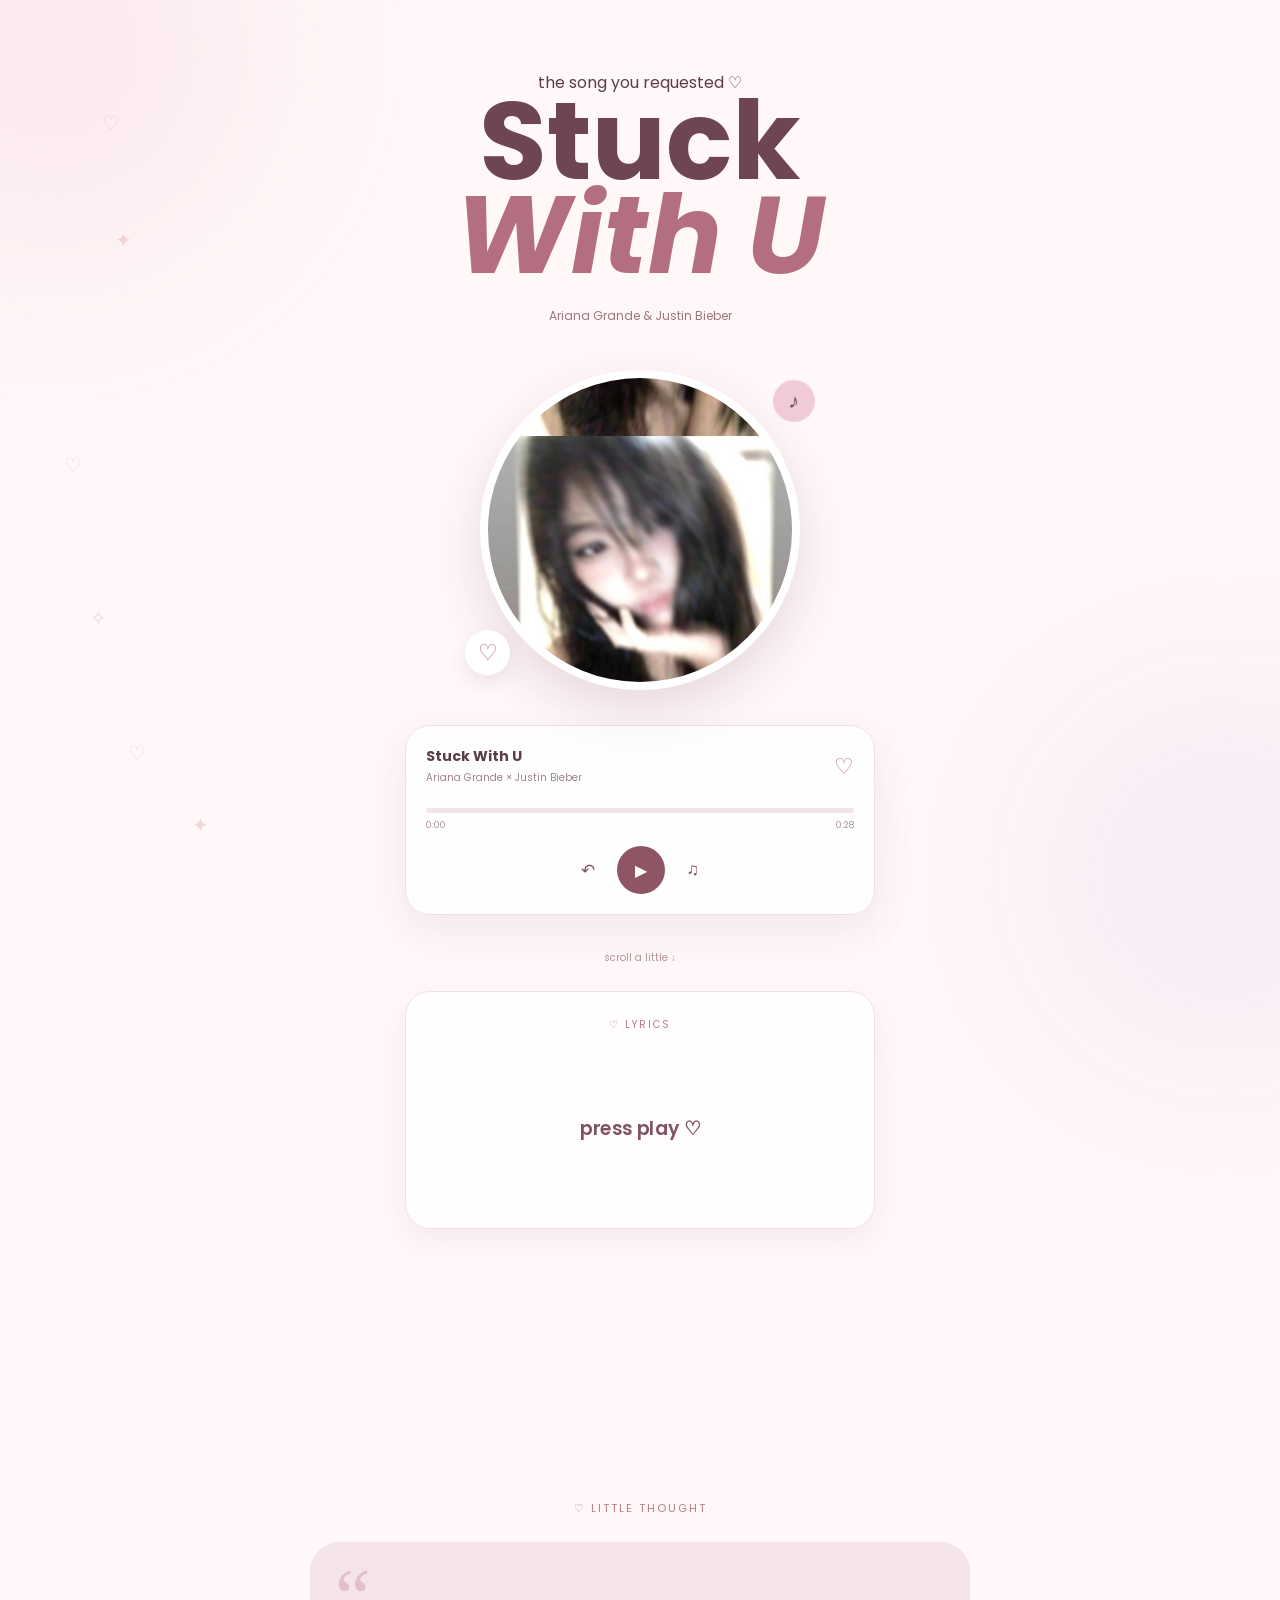
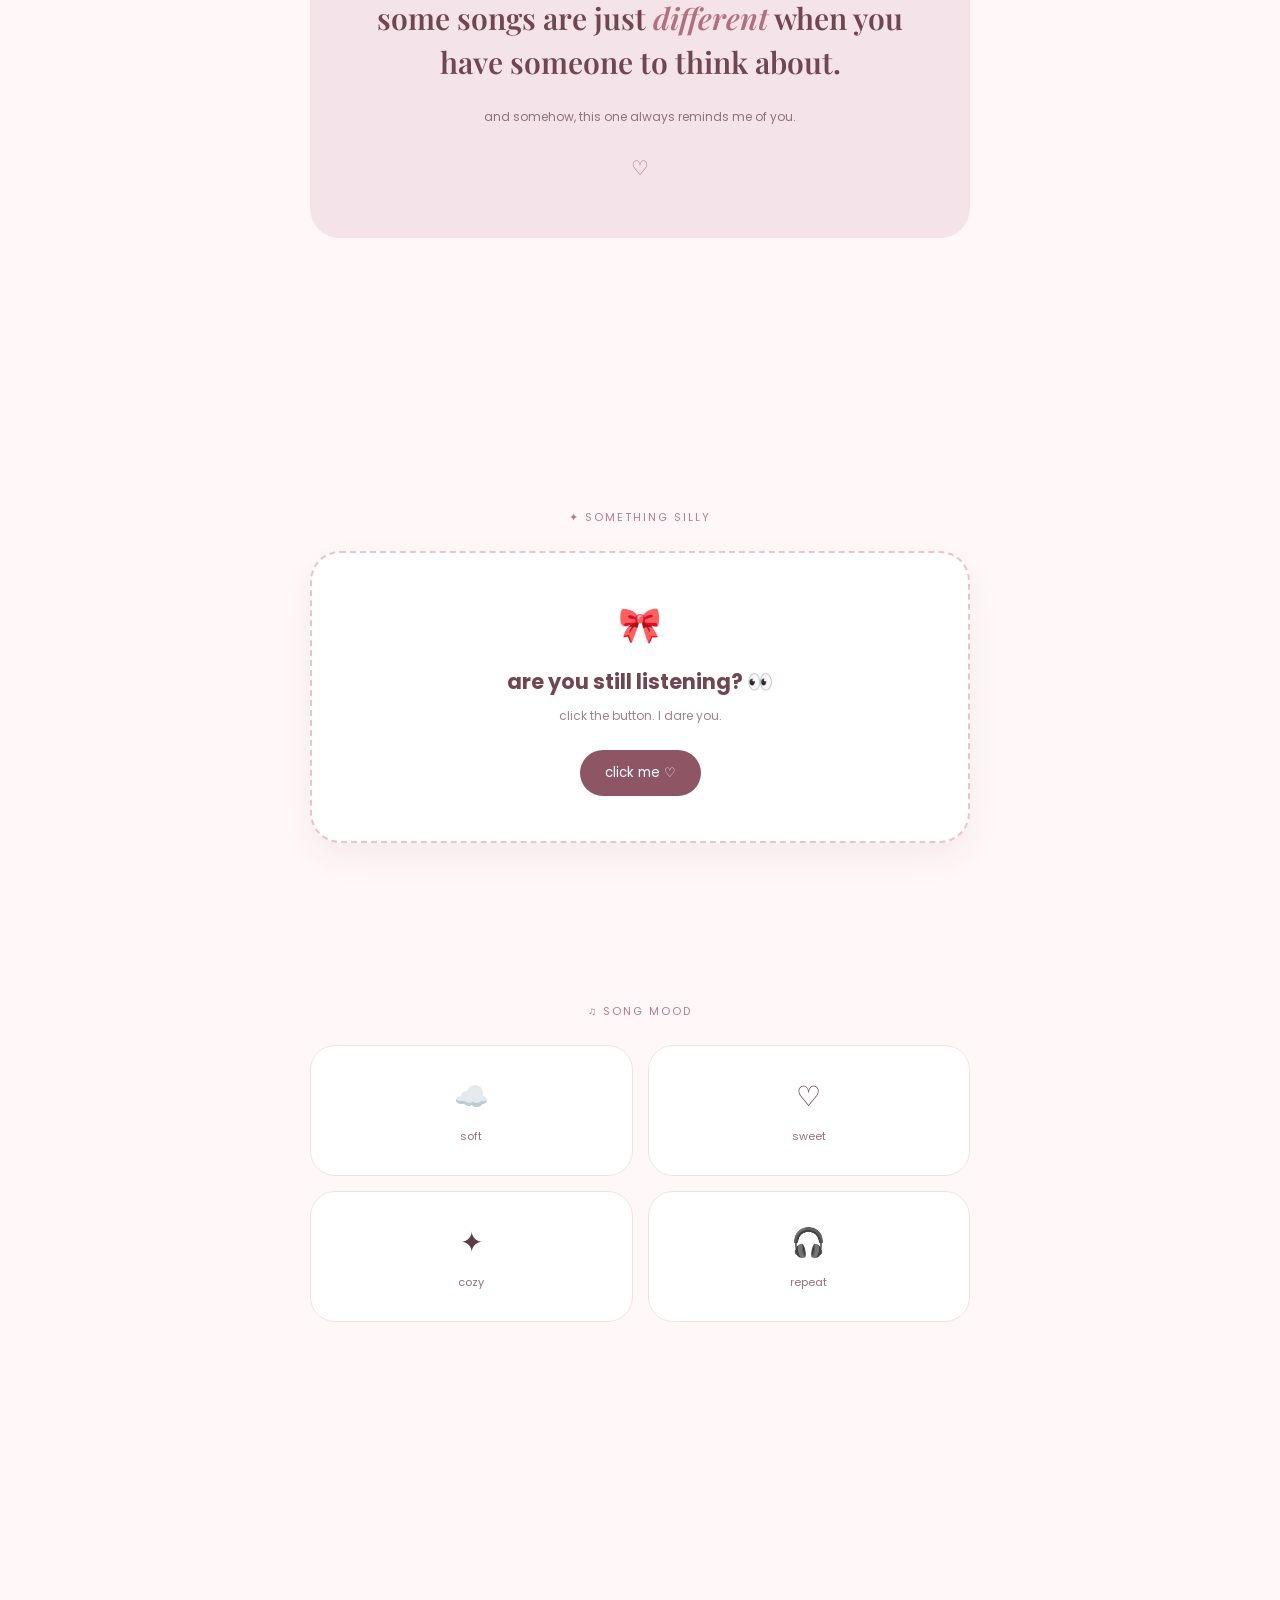
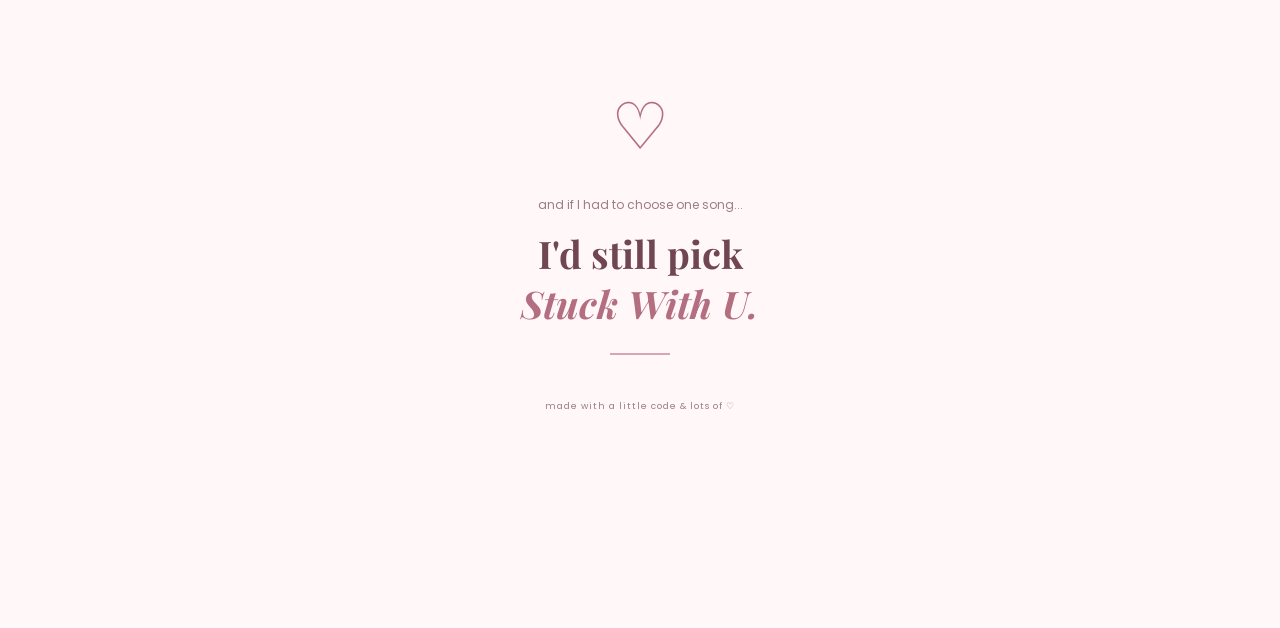
<file: index.html>
<!DOCTYPE html>
<html lang="en">
<head>
    <meta charset="UTF-8">
    <meta name="viewport" content="width=device-width, initial-scale=1.0">

    <title>Stuck With U ♡</title>

    <link rel="stylesheet" href="swy1.css">

    <link rel="preconnect" href="https://fonts.googleapis.com">
    <link rel="preconnect" href="https://fonts.gstatic.com" crossorigin>
    <link href="https://fonts.googleapis.com/css2?family=Poppins:wght@400;500;600;700&family=Playfair+Display:wght@600;700&display=swap" rel="stylesheet">
</head>

<body>
    <div class="decorations">
        <span>♡</span>
        <span>✦</span>
        <span>♡</span>
        <span>✧</span>
        <span>♡</span>
        <span>✦</span>
    </div>


    <main>
        <section class="hero">

            <p class="tiny-title">the song you requested ♡</p>

            <h1>
                Stuck<br>
                <span>With U</span>
            </h1>

            <p class="artist">
                Ariana Grande & Justin Bieber
            </p>

            <div class="album-wrapper">

                <div class="album">
                    <img src="249.jpeg" alt="Stuck With U">
                </div>

                <div class="music-note">♪</div>
                <div class="mini-heart">♡</div>

            </div>

            <div class="player">

                <div class="song-info">
                    <div>
                        <h3>Stuck With U</h3>
                        <p>Ariana Grande × Justin Bieber</p>
                    </div>

                    <span>♡</span>
                </div>

                <div class="progress-area">
                    <div class="progress" id="progress"></div>
                </div>

                <div class="time">
                    <span id="currentTime">0:00</span>
                    <span id="duration">0:28</span>
                </div>

                <div class="controls">

                    <button id="restartBtn">↶</button>

                    <button class="play" id="playBtn">
                        ▶
                    </button>

                    <button id="muteBtn">
                        ♫
                    </button>

                </div>

                <audio id="music" src="stuck with u.mp3"></audio>

            </div>

            <p class="scroll-text">
                scroll a little ↓
            </p>

            <div class="lyrics-box">
                <p class="lyrics-label">♡ lyrics</p>
                
            <div class="lyrics-window" id="lyricsWindow">
                
                <p class="lyric previous" id="lyricPrevious"></p>
                
                <p class="lyric active" id="lyricCurrent">press play ♡</p>
                
                <p class="lyric next" id="lyricNext"></p>
            </div>
        </div>
        
        </section>



        <section class="message-section">

            <div class="section-label">
                ♡ little thought
            </div>

            <div class="message-box">

                <span class="quote">“</span>

                <h2>
                    some songs are just
                    <span>different</span>
                    when you have someone
                    to think about.
                </h2>

                <p>
                    and somehow, this one always
                    reminds me of you.
                </p>

                <span class="small-heart">♡</span>

            </div>

        </section>



        <section class="interactive">

            <div class="section-label">
                ✦ something silly
            </div>

            <div class="question-card">

                <div class="sticker">🎀</div>

                <h2>
                    are you still listening? 👀
                </h2>

                <p id="funnyText">
                    click the button. I dare you.
                </p>

                <button id="clickBtn">
                    click me ♡
                </button>

            </div>

        </section>


        <section class="vibe">

            <div class="section-label">
                ♫ song mood
            </div>

            <div class="vibe-cards">

                <div class="vibe-card">
                    <span>☁️</span>
                    <p>soft</p>
                </div>

                <div class="vibe-card">
                    <span>♡</span>
                    <p>sweet</p>
                </div>

                <div class="vibe-card">
                    <span>✦</span>
                    <p>cozy</p>
                </div>

                <div class="vibe-card">
                    <span>🎧</span>
                    <p>repeat</p>
                </div>

            </div>

        </section>


        <section class="ending">

            <div class="floating-heart">♡</div>

            <p>and if I had to choose one song...</p>

            <h2>
                I'd still pick<br>
                <span>Stuck With U.</span>
            </h2>

            <div class="end-line"></div>

            <p class="made">
                made with a little code & lots of ♡
            </p>

        </section>

    </main>


    <script src="swy2.js"></script>

</body>
</html>
</file>
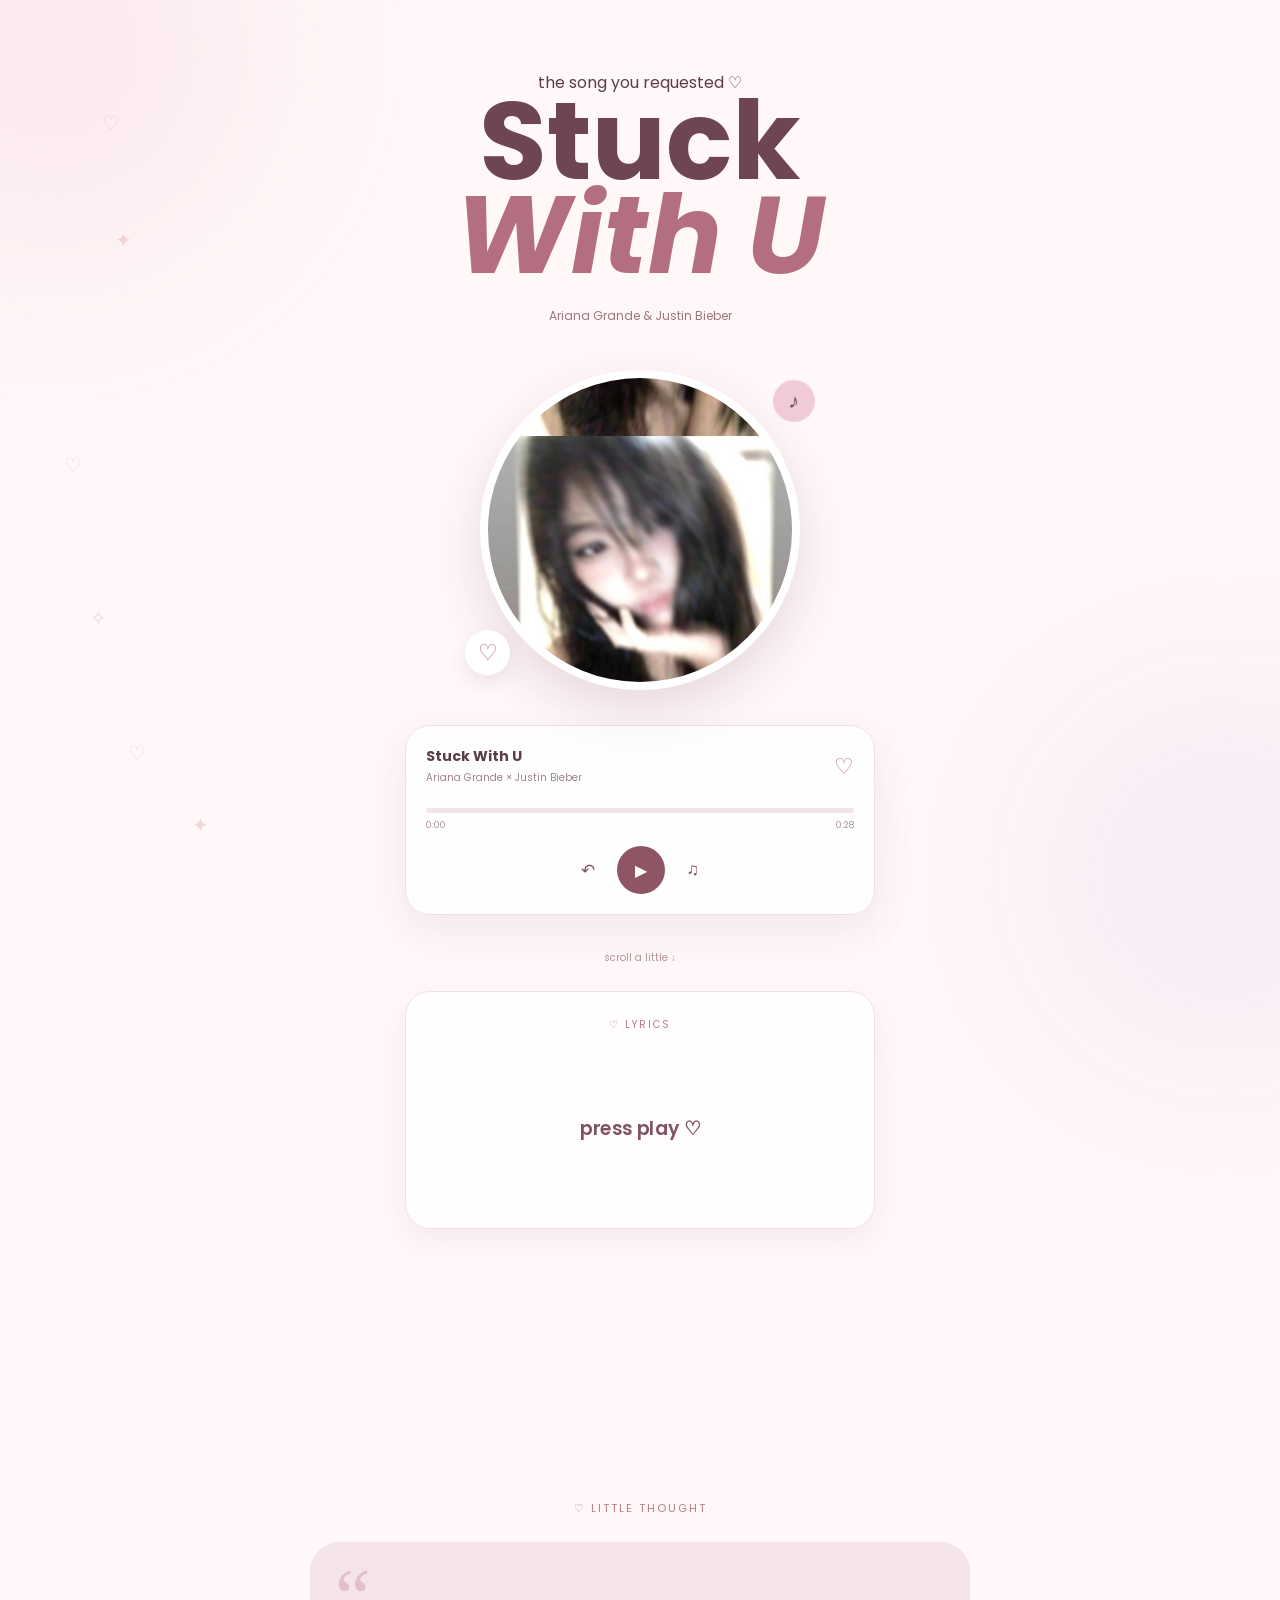
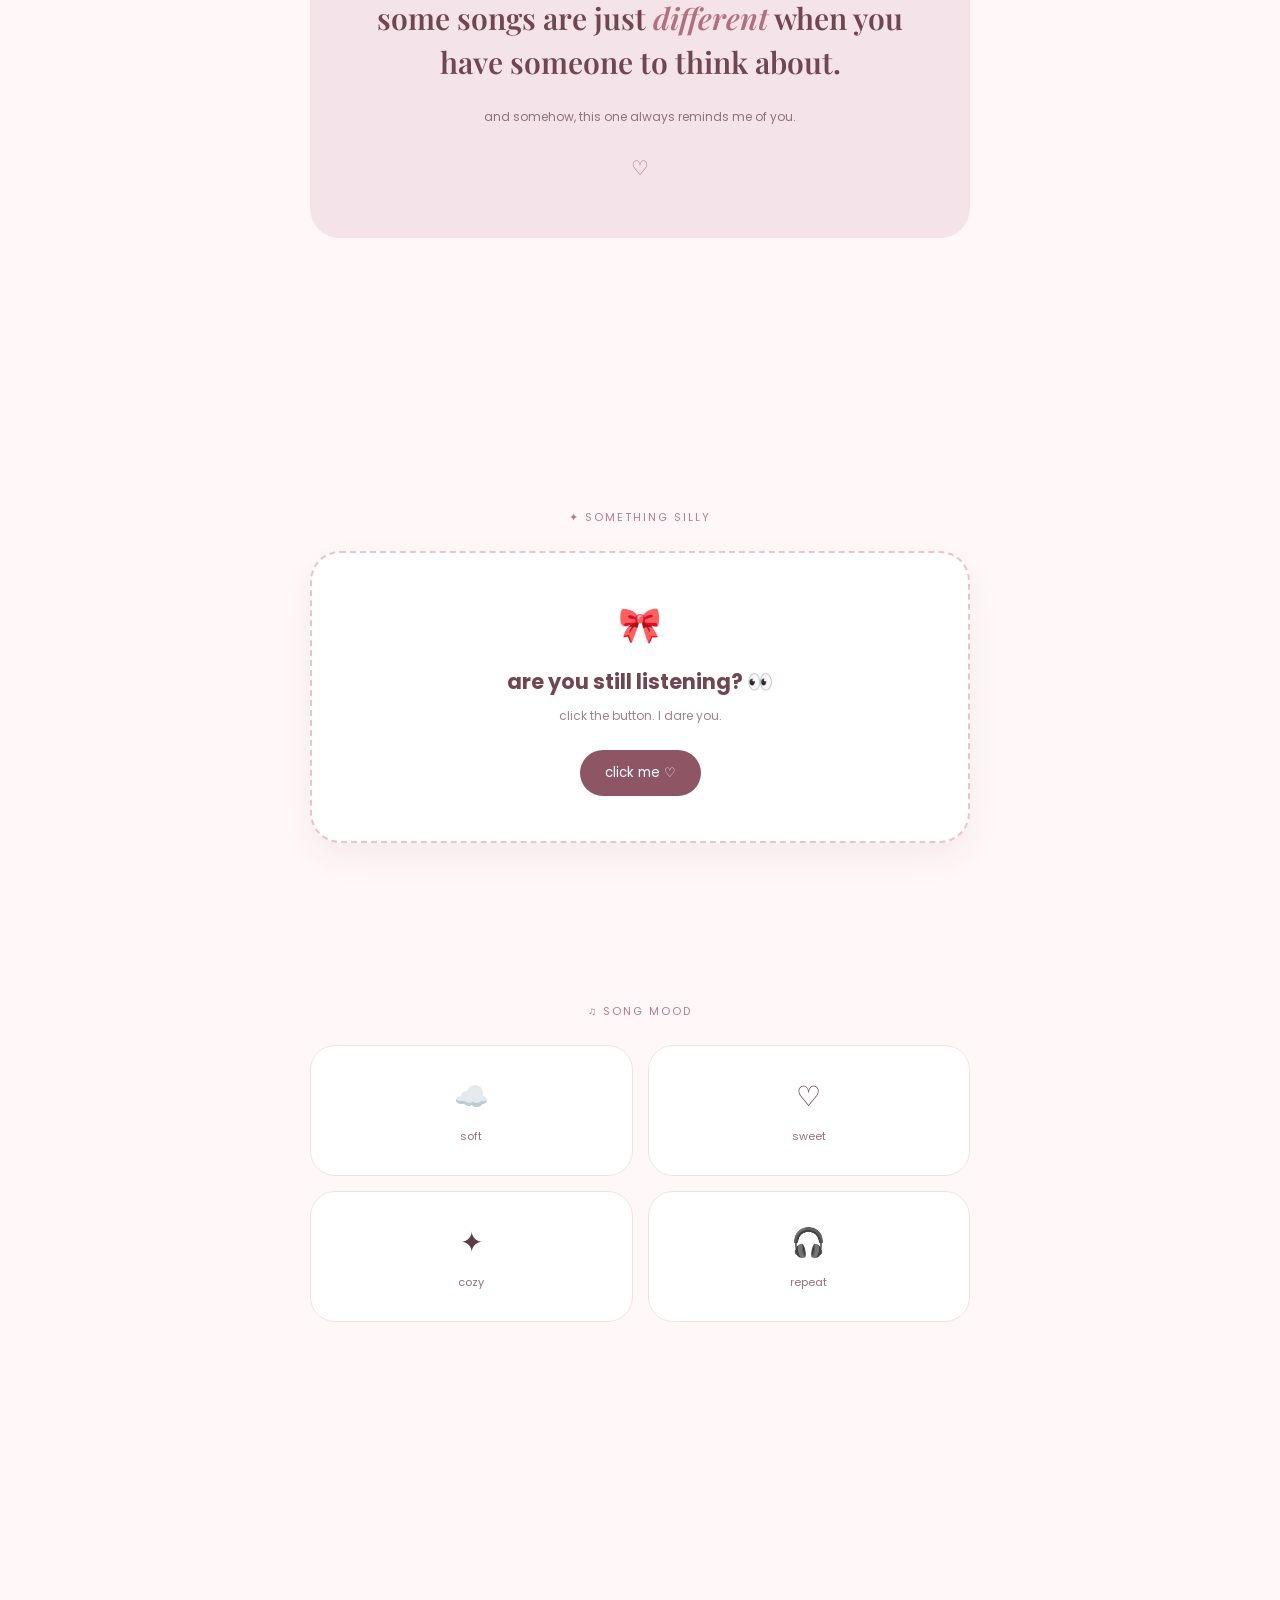
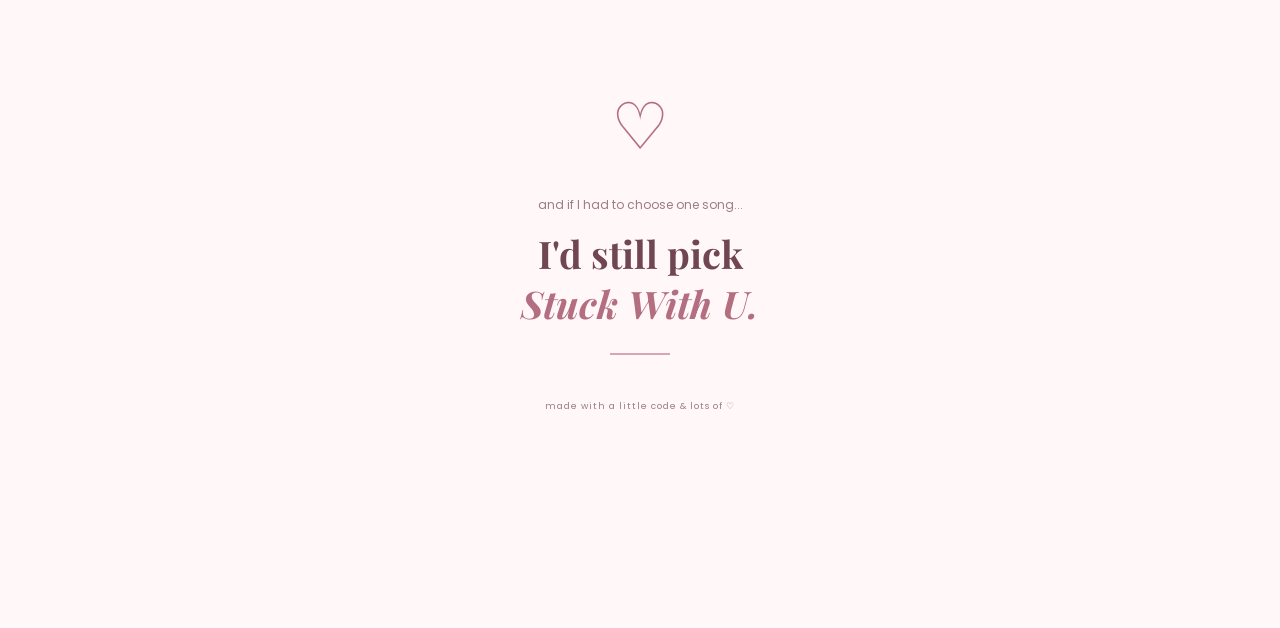
<file: swy.html>
<!DOCTYPE html>
<html lang="en">
<head>
    <meta charset="UTF-8">
    <meta name="viewport" content="width=device-width, initial-scale=1.0">

    <title>Stuck With U ♡</title>

    <link rel="stylesheet" href="swy1.css">

    <link rel="preconnect" href="https://fonts.googleapis.com">
    <link rel="preconnect" href="https://fonts.gstatic.com" crossorigin>
    <link href="https://fonts.googleapis.com/css2?family=Poppins:wght@400;500;600;700&family=Playfair+Display:wght@600;700&display=swap" rel="stylesheet">
</head>

<body>
    <div class="decorations">
        <span>♡</span>
        <span>✦</span>
        <span>♡</span>
        <span>✧</span>
        <span>♡</span>
        <span>✦</span>
    </div>


    <main>
        <section class="hero">

            <p class="tiny-title">the song you requested ♡</p>

            <h1>
                Stuck<br>
                <span>With U</span>
            </h1>

            <p class="artist">
                Ariana Grande & Justin Bieber
            </p>

            <div class="album-wrapper">

                <div class="album">
                    <img src="249.jpeg" alt="Stuck With U">
                </div>

                <div class="music-note">♪</div>
                <div class="mini-heart">♡</div>

            </div>

            <div class="player">

                <div class="song-info">
                    <div>
                        <h3>Stuck With U</h3>
                        <p>Ariana Grande × Justin Bieber</p>
                    </div>

                    <span>♡</span>
                </div>

                <div class="progress-area">
                    <div class="progress" id="progress"></div>
                </div>

                <div class="time">
                    <span id="currentTime">0:00</span>
                    <span id="duration">0:28</span>
                </div>

                <div class="controls">

                    <button id="restartBtn">↶</button>

                    <button class="play" id="playBtn">
                        ▶
                    </button>

                    <button id="muteBtn">
                        ♫
                    </button>

                </div>

                <audio id="music" src="stuck with u.mp3"></audio>

            </div>

            <p class="scroll-text">
                scroll a little ↓
            </p>

            <div class="lyrics-box">
                <p class="lyrics-label">♡ lyrics</p>
                
            <div class="lyrics-window" id="lyricsWindow">
                
                <p class="lyric previous" id="lyricPrevious"></p>
                
                <p class="lyric active" id="lyricCurrent">press play ♡</p>
                
                <p class="lyric next" id="lyricNext"></p>
            </div>
        </div>
        
        </section>



        <section class="message-section">

            <div class="section-label">
                ♡ little thought
            </div>

            <div class="message-box">

                <span class="quote">“</span>

                <h2>
                    some songs are just
                    <span>different</span>
                    when you have someone
                    to think about.
                </h2>

                <p>
                    and somehow, this one always
                    reminds me of you.
                </p>

                <span class="small-heart">♡</span>

            </div>

        </section>



        <section class="interactive">

            <div class="section-label">
                ✦ something silly
            </div>

            <div class="question-card">

                <div class="sticker">🎀</div>

                <h2>
                    are you still listening? 👀
                </h2>

                <p id="funnyText">
                    click the button. I dare you.
                </p>

                <button id="clickBtn">
                    click me ♡
                </button>

            </div>

        </section>


        <section class="vibe">

            <div class="section-label">
                ♫ song mood
            </div>

            <div class="vibe-cards">

                <div class="vibe-card">
                    <span>☁️</span>
                    <p>soft</p>
                </div>

                <div class="vibe-card">
                    <span>♡</span>
                    <p>sweet</p>
                </div>

                <div class="vibe-card">
                    <span>✦</span>
                    <p>cozy</p>
                </div>

                <div class="vibe-card">
                    <span>🎧</span>
                    <p>repeat</p>
                </div>

            </div>

        </section>


        <section class="ending">

            <div class="floating-heart">♡</div>

            <p>and if I had to choose one song...</p>

            <h2>
                I'd still pick<br>
                <span>Stuck With U.</span>
            </h2>

            <div class="end-line"></div>

            <p class="made">
                made with a little code & lots of ♡
            </p>

        </section>

    </main>


    <script src="swy2.js"></script>

</body>
</html>
</file>
<file: swy1.css>
* {
    margin: 0;
    padding: 0;
    box-sizing: border-box;
}

html {
    scroll-behavior: smooth;
}

body {
    font-family: "Poppins" , sans-serif;
    background: #fff7f8;
    color: #5b3d46;
    overflow-x: hidden;
 }

 body::before {
    content: "";
    position: fixed;
    width: 400px;
    height: 400px;
    background: #f8dfe6;
    border-radius: 50%;
    filter: blur(100px);
    top: -150px;
    left: -150px;
    opacity: 0.6;
    z-index: -2;
 }

 body::after {
    content: "";
    position: fixed;
    width: 350px;
    height: 350px;
    background: #eadff2;
    border-radius: 50%;
    filter: blur(100px);
    bottom: -150px;
    right: -120px;
    opacity: 0.5;
    z-index: -2;
 }

 .decorations span {
    position: fixed;
    color: #d69aa9;
    opacity: 0.35;
    font-size: 20px;
    pointer-events: none;
    z-index: -1;
 }

 .decorations span:nth-child(1) {
    top: 12%;
    left: 8%;
 }

 .decorations span:nth-child(2) {
    top: 25%;
    left: 9%;
 }

.decorations span:nth-child(3) {
    top: 50%;
    left: 5%;
 }

.decorations span:nth-child(4) {
    top: 67%;
    left: 7%;
 }

.decorations span:nth-child(5) {
    top: 82%;
    left: 10%;
 }

.decorations span:nth-child(6) {
    top: 90%;
    left: 15%;
 }

 main {
    width: 100%;
 }

 section {
    width: 100%;
    max-width: 700px;
    margin: auto;
    padding: 80px 20px;
 }

 .section-label {
    text-align: center;
    font-size: 11px;
    letter-spacing: 2px;
    text-transform: uppercase;
    color: #b47c8a;
    margin-bottom: 25px;
 }

 .hero {
    min-height: 100vh;
    padding-top: 70px;
    display: flex;
    flex-direction: column;
    align-items: center;
    text-align: center;
 }

 .tiny-little {
    font-size: 11px;
    letter-spacing: 2px;
    color: #b27d88;
    margin-bottom: 20px;
 }

.hero h1 {
    font-family: "Playfair Display" serif;
    font-size: clamp(65px, 16vw, 110px);
    line-height: 0.85;
    color: #6e4652;
}

.hero h1 span {
    color: #b36f80;
    font-style: italic;
}

.artist {
    margin-top: 25px;
    font-size: 12px;
    color: #9b7881;
}

.album-wrapper {
    position: relative;
    margin: 45px 0 35px;
}

.album {
    width: 320px;
    height: 320px;
    padding: 8px;
    background: #fff;
    border-radius: 50%;
    box-shadow: 0 20px 50px rgba(100, 55, 70, 0.15);
    animation: floating 4s ease-in-out infinite;
}

.album img {
    width: 100%;
    height: 100%;
    object-fit: cover;
    border-radius: 50%;
}

.music-note {
    position: absolute;
    top: 10px;
    right: -15px;
    width: 42px;
    height: 42px;
    background: #f0cbd5;
    border-radius: 50%;
    display: flex;
    align-items: center;
    justify-content: center;
    font-size: 20px;
    transform: rotate(10deg);
}

.mini-heart {
    position: absolute;
    bottom: 15px;
    left: -15px;
    width: 45px;
    height: 45px;
    background: #fff;
    border-radius: 50%;
    display: flex;
    align-items: center;
    justify-content: center;
    color: #b36f80;
    font-size: 22px;
    box-shadow: 0 8px 20px rgba(100, 55, 70, 0.1);
}

@keyframes floating {
    0%, 100% {
        transform: translateY(0) rotate(0deg);
    }

    50% {
        transform: translateY(-10px) rotate(2deg);
    }
}

.player {
    width: 100%;
    max-width: 470px;
    background: rgba(255, 255, 255, 0.85);
    border: 1px solid #f1dfe4;
    border-radius: 25px;
    padding: 20px;
    box-shadow: 0 15px 40px rgba(100, 55, 70, 0.08);
}

.song-info {
    display: flex;
    justify-content: space-between;
    align-items: center;
    text-align: left;
}

.song-info h3 {
    font-size: 14px;
}

.song-info p {
    font-size: 10px;
    color: #a0848b;
    margin-top: 3px;
}

.song-info > span {
    color: #c77f91;
    font-size: 22px;
}

.progress-area {
    height: 5px;
    background: #f1e5e8;
    border-radius: 20px;
    margin-top: 22px;
    cursor: pointer;
    overflow: hidden;
}

.progress {
    height: 100%;
    width: 0%;
    background: #b36f80;
    border-radius: 20px;
}

.time {
    display: flex;
    justify-content: space-between;
    margin-top: 6px;
    font-size: 9px;
    color: #ad9299;
}

.controls {
    display: flex;
    justify-content: center;
    align-items: center;
    gap: 22px;
    margin-top: 14px;
}

.controls button {
    border: none;
    background: none;
    color: #805361;
    cursor: pointer;
    font-size: 17px;
}

.controls .play {
    width: 48px;
    height: 48px;
    border-radius: 50%;
    background: #8e5665;
    color: white;
    font-size: 16px;
    transition: 0.3s;
}

.controls .play:hover {
    transform: scale(1.08);
}

.scroll-text {
    margin-top: 35px;
    font-size: 10px;
    color: #b5959d;
    animation: bounce 1.8s infinite;
}

@keyframes bounce {
    0%, 100% {
        transform: translateY(0);
    }

    50% {
        transform: translateY(6px);
    }
}

.message-section {
    min-height: 80vh;
    display: flex;
    flex-direction: column;
    justify-content: center;
}

.message-box {
    position: relative;
    background: #f4e4e9;
    border-radius: 30px;
    padding: 55px 35px;
    text-align: center;
}

.quote {
    position: absolute;
    top: 10px;
    left: 25px;
    font-family: serif;
    font-size: 80px;
    color: #d29eaa;
    opacity: 0.5;
}

.message-box h2 {
    font-family: "Playfair Display", serif;
    font-size: 30px;
    line-height: 1.45;
    font-weight: 600;
    color: #704652;
}

.message-box h2 span {
    color: #b36f80;
    font-style: italic;
}

.message-box p {
    margin-top: 22px;
    font-size: 12px;
    line-height: 1.8;
    color: #92717a;
}

.small-heart {
    display: block;
    margin-top: 25px;
    color: #b36f80;
    font-size: 20px;
}

.ineractive {
    min-height: 70vh;
}

.question-card {
    position: relative;
    background: white;
    border: 2px dashed #e7c4ce;
    border-radius: 30px;
    padding: 45px 25px;
    text-align: center;
    box-shadow: 0 15px 35px rgba(100, 55, 70, 0.06);
}

.sticker {
    font-size: 35px;
    margin-bottom: 15px;
}

.question-card h2 {
    font-size: 21px;
    color: #704652;
}

.question-card p {
    margin: 10px 0 25px;
    font-size: 12px;
    color: #a18189;
}

#clickBtn {
    padding: 13px 25px;
    border: none;
    border-radius: 25px;
    background: #8e5665;
    color: white;
    font-family: inherit;
    cursor: pointer;
    transition: 0.3s;
}

#clickBtn:hover {
    transform: translateY(-3px);
}

.vibe {
    min-height: 60vh;
}

.vibe-cards {
    display: grid;
    grid-template-columns: repeat(2, 1fr);
    gap: 15px;
}

.vibe-card {
    background: white;
    border-radius: 25px;
    padding: 30px 15px;
    text-align: center;
    border: 1px solid #f0e1e5;
    transition: 0.3s;
}

.vibe-card:hover {
    transform: translateY(-5px) rotate(-1deg);
}

.vibe-card span {
    font-size: 28px;
}

.vibe-card p {
    margin-top: 10px;
    font-size: 11px;
    color: #94727b;
}

.ending {
    min-height: 85vh;
    display: flex;
    flex-direction: column;
    justify-content: center;
    text-align: center;
}

.floating-heart {
    font-size: 65px;
    color: #b36f80;
    animation: heartbeat 1.5s infinite;
}

@keyframes heartbeat {
    0%, 100% {
        transform: scale(1);
    }

    50% {
        transform: scale(1.15);
    }
}

.ending > p {
    font-size: 12px;
    color: #9d7d85;
    margin-top: 20px;
}

.ending h2 {
    margin-top: 15px;
    font-family: "Playfair Display", serif;
    font-size: 38px;
    line-height: 1.3;
    color: #704652;
}

.ending h2 span {
    color: #b36f80;
    font-style: italic;
}

.end-line {
    width: 60px;
    height: 2px;
    background: #d8a5b1;
    margin: 25px auto;
}

.ending .made {
    font-size: 9px;
    letter-spacing: 1px;
}

@media (max-width: 500px) {

    section {
        padding: 70px 17px;
    }

    .album {
        width: 210px;
        height: 210px;
    }

    .message-box h2 {
        font-size: 25px;
    }

    .ending h2 {
        font-size: 32px;
    }
}

.lyrics-box {
    width: 100%;
    max-width: 470px;
    margin-top: 25px;
    padding: 25px 20px;

    background: rgba(255, 255, 255, 0.7);
    border: 1px solid #f1dfe4;
    border-radius: 25px;

    box-shadow: 0 12px 30px rgba(100, 55, 70, 0.06);
}

.lyrics-label {
    text-align: center;
    font-size: 10px;
    text-transform: uppercase;
    letter-spacing: 2px;
    color: #b47c8a;
    margin-bottom: 20px;
}

.lyrics-window {
    min-height: 150px;

    display: flex;
    flex-direction: column;
    justify-content: center;
    align-items: center;

    gap: 8px;
    overflow: hidden;
}

.lyric {
    text-align: center;
    transition: all 0.5s ease;
    line-height: 1.5;
}

.lyric.previous,
.lyric.next {
    font-size: 11px;
    color: #cdb5bc;
    opacity: 0.6;
}

.lyric.active {
    font-size: 18px;
    font-weight: 600;
    color: #805361;

    transform: scale(1.05);
}

.lyrics-box.playing .lyric.active {
    animation: lyricPop 0.5s ease;
}

@keyframes lyricPop {
    from {
        opacity: 0;
        transform: translateY(8px) scale(0.95);
    }

    to {
        opacity: 1;
        transform: translateY(0) scale(1.05);
    }
}
</file>
